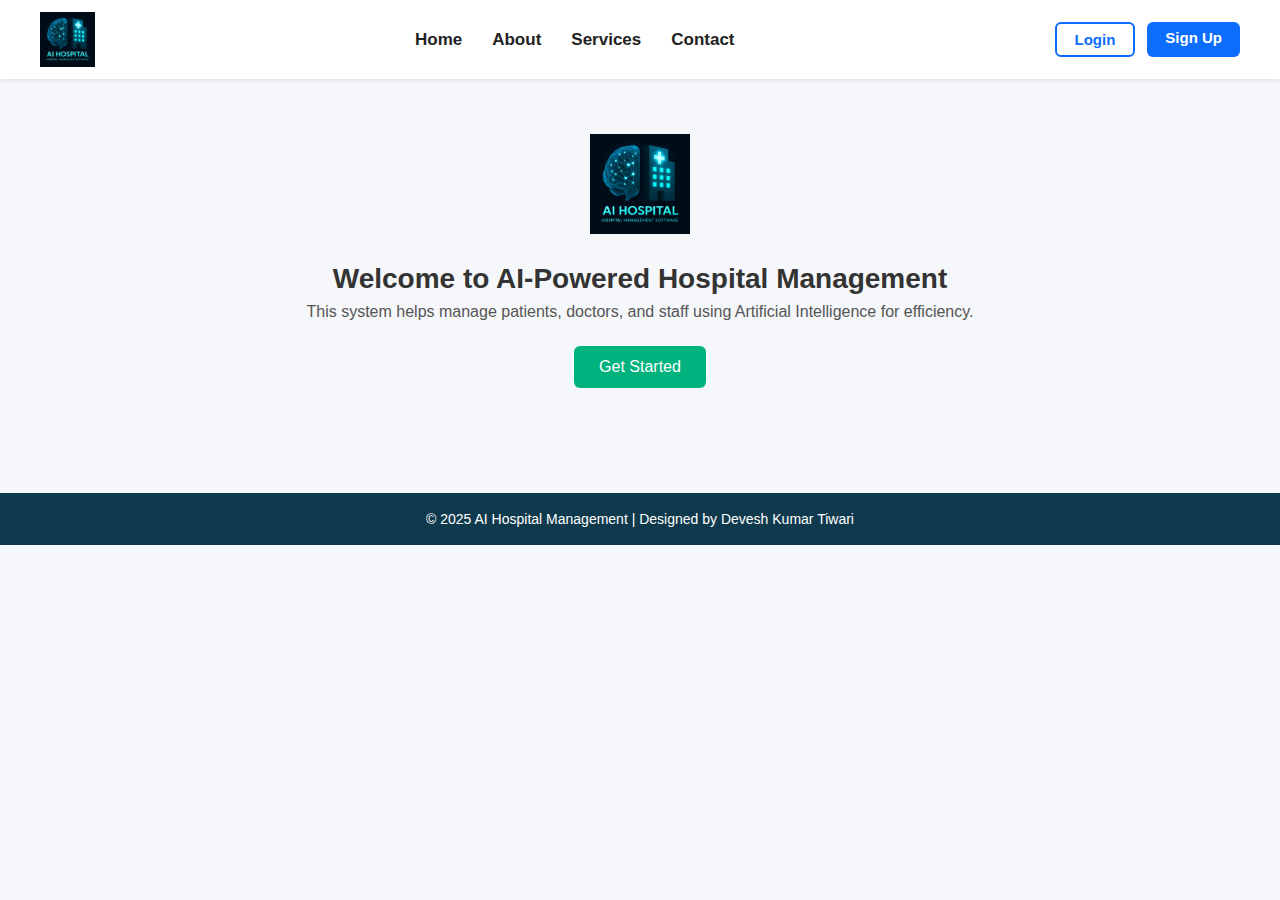
<file: index.html>
<!DOCTYPE html>
<html lang="en">
<head>
    <meta charset="UTF-8">
    <meta name="viewport" content="width=device-width, initial-scale=1.0">
    <title>AI Hospital Management</title>
    <link rel="stylesheet" href="css/styles.css">
</head>

<body>

<header class="header">
    <img src="images/logo.png" class="nav-logo">

    <nav class="nav-links">
        <a href="index.html">Home</a>
        <a href="about.html">About</a>
        <a href="services.html">Services</a>
        <a href="contact.html">Contact</a>
    </nav>

    <div class="nav-right">
        <a href="login.html" class="btn-login">Login</a>
        <a href="signup.html" class="btn-signup">Sign Up</a>
    </div>
</header>

<section class="main-section">
    <img src="images/logo.png" class="main-logo">
    <h2>Welcome to AI-Powered Hospital Management</h2>
    <p class="subtitle">This system helps manage patients, doctors, and staff using Artificial Intelligence for efficiency.</p>
    <button class="btn">Get Started</button>
</section>

<footer class="footer">
© 2025 AI Hospital Management | Designed by Devesh Kumar Tiwari
</footer>

</body>
</html>
</file>
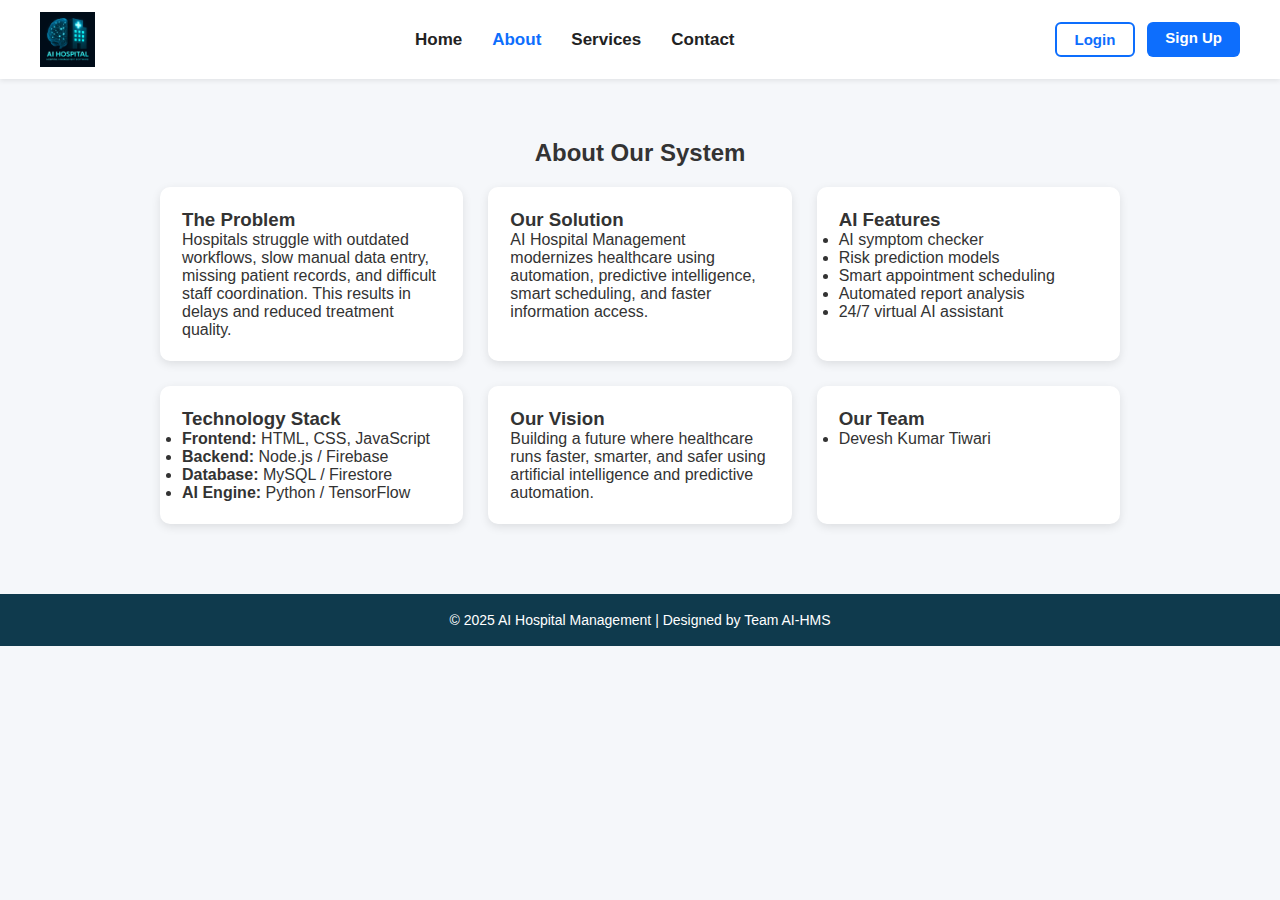
<file: about.html>
<!DOCTYPE html>
<html lang="en">
<head>
    <meta charset="UTF-8">
    <meta name="viewport" content="width=device-width, initial-scale=1.0">
    <title>About | AI Hospital Management</title>
    <link rel="stylesheet" href="css/styles.css">
</head>

<body>

<!-- HEADER -->
<header class="header">
    <img src="images/logo.png" class="nav-logo">

    <nav class="nav-links">
        <a href="index.html">Home</a>
        <a href="about.html" style="color:#0d6efd;">About</a>
        <a href="services.html">Services</a>
        <a href="contact.html">Contact</a>
    </nav>

    <div class="nav-right">
        <a href="login.html" class="btn-login">Login</a>
        <a href="signup.html" class="btn-signup">Sign Up</a>
    </div>
</header>

<!-- ABOUT CONTENT -->
<div class="page-container">
    <h2>About Our System</h2>

    <div class="card-grid">

        <div class="card">
            <h3>The Problem</h3>
            <p>
                Hospitals struggle with outdated workflows, slow manual data entry,
                missing patient records, and difficult staff coordination. This results in
                delays and reduced treatment quality.
            </p>
        </div>

        <div class="card">
            <h3>Our Solution</h3>
            <p>
                AI Hospital Management modernizes healthcare using automation,
                predictive intelligence, smart scheduling, and faster information access.
            </p>
        </div>

        <div class="card">
            <h3>AI Features</h3>
            <ul>
                <li>AI symptom checker</li>
                <li>Risk prediction models</li>
                <li>Smart appointment scheduling</li>
                <li>Automated report analysis</li>
                <li>24/7 virtual AI assistant</li>
            </ul>
        </div>

        <div class="card">
            <h3>Technology Stack</h3>
            <ul>
                <li><strong>Frontend:</strong> HTML, CSS, JavaScript</li>
                <li><strong>Backend:</strong> Node.js / Firebase</li>
                <li><strong>Database:</strong> MySQL / Firestore</li>
                <li><strong>AI Engine:</strong> Python / TensorFlow</li>
            </ul>
        </div>

        <div class="card">
            <h3>Our Vision</h3>
            <p>
                Building a future where healthcare runs faster, smarter, and safer using
                artificial intelligence and predictive automation.
            </p>
        </div>

        <div class="card">
            <h3>Our Team</h3>
            <ul>
                <li>Devesh Kumar Tiwari</li>
            </ul>
        </div>

    </div>
</div>

<!-- FOOTER -->
<footer class="footer">
© 2025 AI Hospital Management | Designed by Team AI-HMS
</footer>

</body>
</html>
</file>
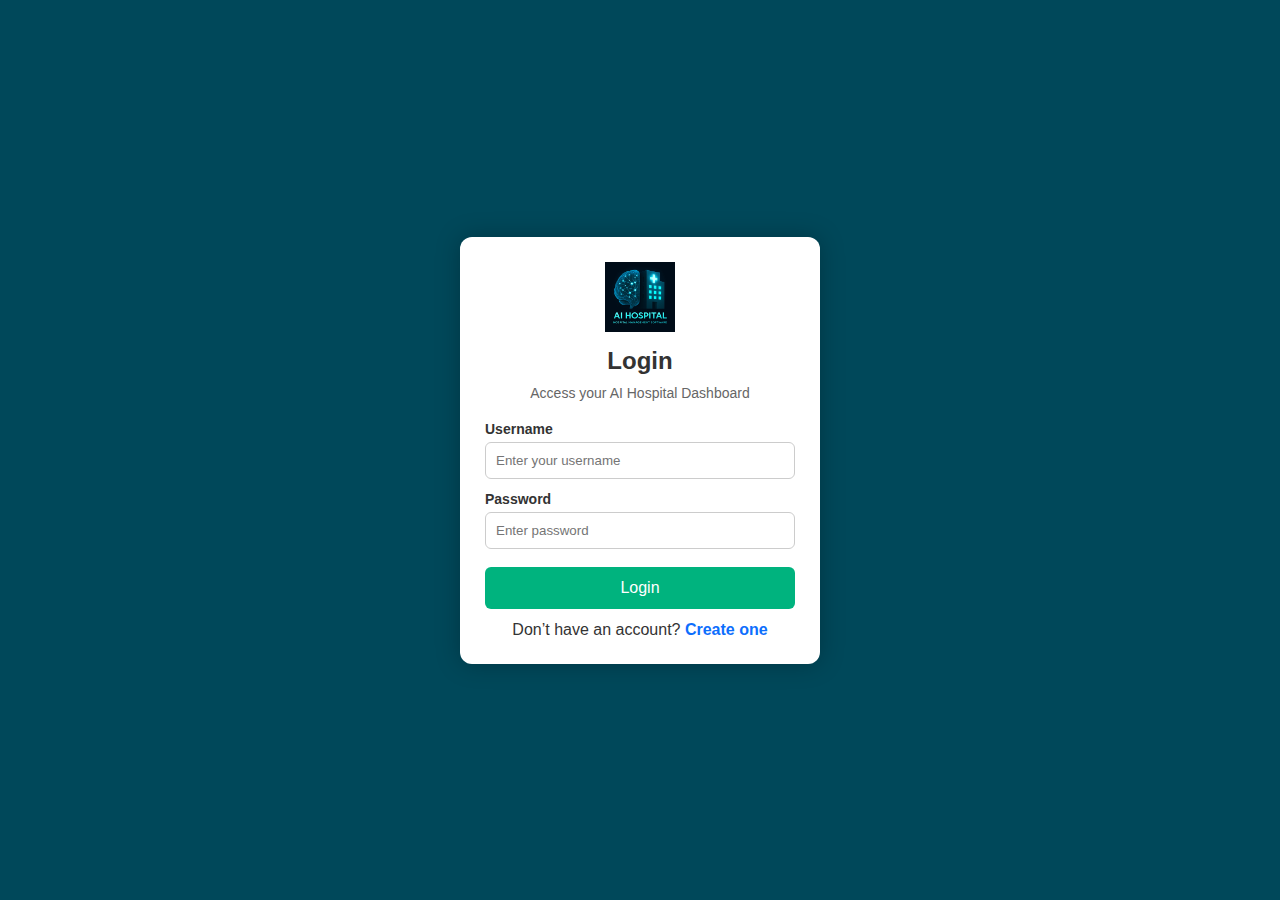
<file: chat.html>
<!DOCTYPE html>
<html lang="en">
<head>
  <meta charset="utf-8" />
  <meta name="viewport" content="width=device-width,initial-scale=1" />
  <title>AI Chatbot | AI Hospital</title>
  <link rel="stylesheet" href="css/dashboard.css">
</head>
<body>
  <div class="chat-app">
    <aside class="chat-sidebar">
      <div class="brand-compact">
        <img src="images/logo.png" alt="Logo" class="brand-logo">
        <div class="brand-text">
          <strong>AI Chat</strong>
          <small class="muted">Clinical assistant</small>
        </div>
      </div>

      <div class="chat-list">
        <button class="chat-item active">New Chat</button>
      </div>

      <div class="sidebar-footer">
        <a href="dashboard.html" class="btn-back">← Back to Dashboard</a>
      </div>
    </aside>

    <main class="chat-main">
      <header class="chat-header">
        <div>
          <h3 id="chatTitle">AI Symptom Assistant</h3>
          <p class="muted">Ask about symptoms, tests, or patient triage.</p>
        </div>
      </header>

      <div id="chatWindow" class="chat-window">
        <!-- messages will appear here -->
      </div>

      <form id="chatForm" class="chat-form">
        <input id="chatInput" autocomplete="off" placeholder="Type your question (example: 'Patient has fever and cough...')" />
        <button type="submit" class="send-btn">Send</button>
      </form>
    </main>
  </div>

  <script src="js/chat.js"></script>
</body>
</html>
</file>
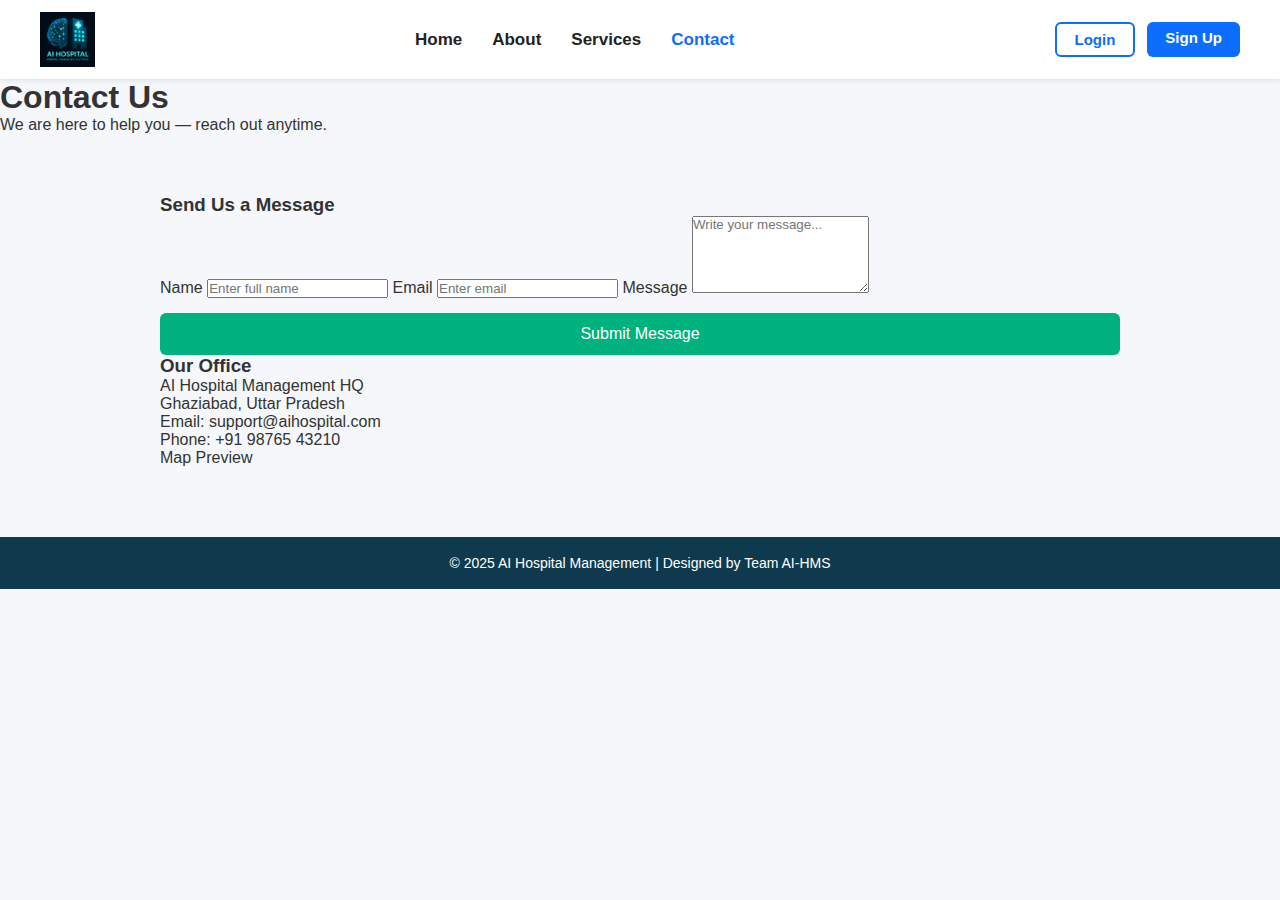
<file: contact.html>
<!DOCTYPE html>
<html lang="en">
<head>
    <meta charset="UTF-8">
    <meta name="viewport" content="width=device-width, initial-scale=1.0">
    <title>Contact | AI Hospital</title>
    <link rel="stylesheet" href="css/styles.css">
</head>

<body>

<header class="header">
    <img src="images/logo.png" class="nav-logo">
    <nav class="nav-links">
        <a href="index.html">Home</a>
        <a href="about.html">About</a>
        <a href="services.html">Services</a>
        <a href="contact.html" style="color:#0d6efd;">Contact</a>
    </nav>
    <div class="nav-right">
        <a href="login.html" class="btn-login">Login</a>
        <a href="signup.html" class="btn-signup">Sign Up</a>
    </div>
</header>

<section class="sub-hero">
    <h1>Contact Us</h1>
    <p>We are here to help you — reach out anytime.</p>
</section>

<div class="page-container">

    <div class="contact-grid">

        <div class="contact-left">
            <h3>Send Us a Message</h3>
            <label>Name</label>
            <input type="text" placeholder="Enter full name">

            <label>Email</label>
            <input type="email" placeholder="Enter email">

            <label>Message</label>
            <textarea rows="5" placeholder="Write your message..."></textarea>

            <button class="auth-btn" style="margin-top:15px;">Submit Message</button>
        </div>

        <div class="contact-right">
            <h3>Our Office</h3>
            <p>AI Hospital Management HQ</p>
            <p>Ghaziabad, Uttar Pradesh</p>
            <p>Email: support@aihospital.com</p>
            <p>Phone: +91 98765 43210</p>

            <div class="map-box">Map Preview</div>
        </div>

    </div>

</div>

<footer class="footer">
© 2025 AI Hospital Management | Designed by Team AI-HMS
</footer>

</body>
</html>
</file>
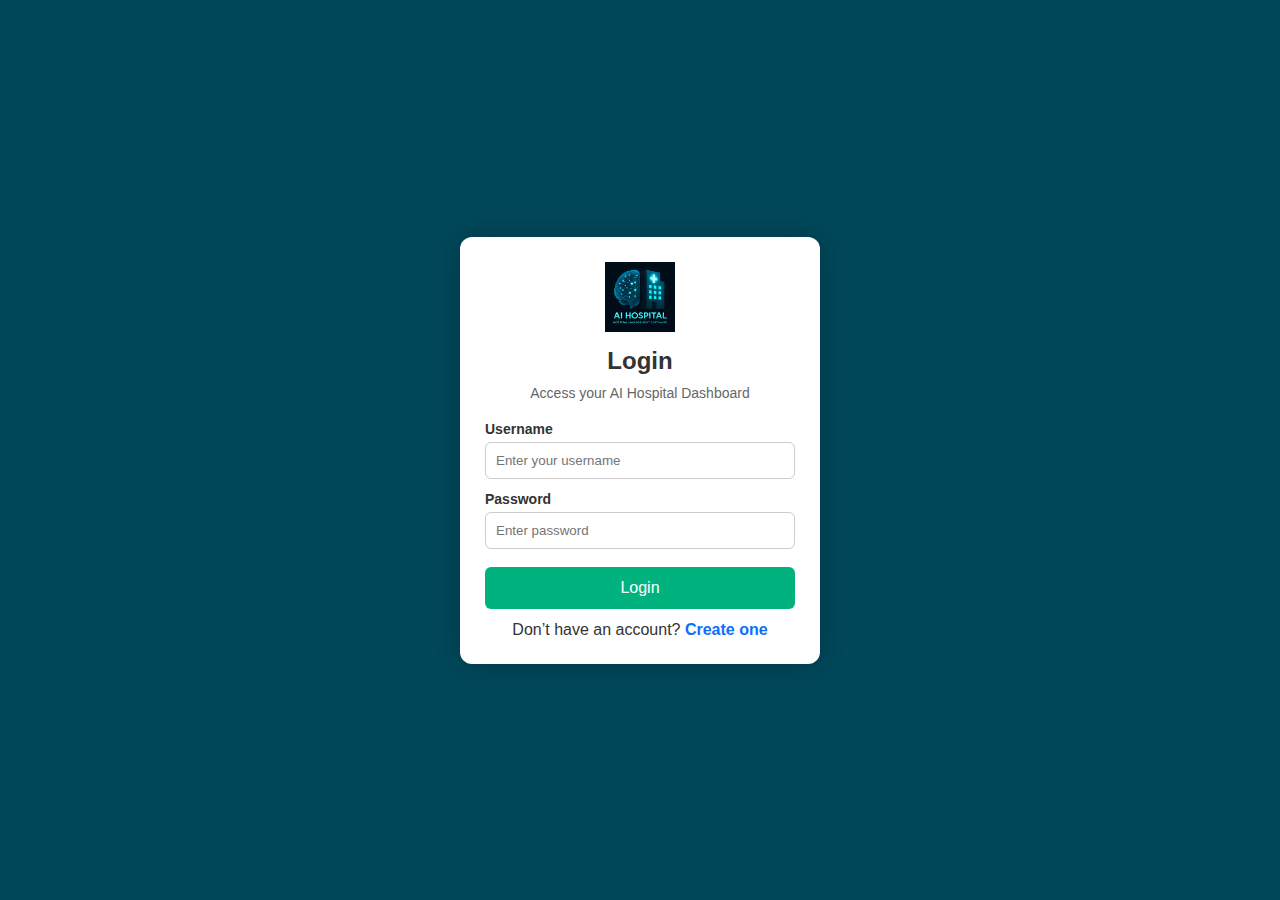
<file: dashboard.html>
<!DOCTYPE html>
<html lang="en">
<head>
  <meta charset="utf-8" />
  <meta name="viewport" content="width=device-width,initial-scale=1" />
  <title>Dashboard | AI Hospital</title>
  <link rel="stylesheet" href="css/dashboard.css">
</head>
<body>
  <div class="app">
    <!-- SIDEBAR -->
    <aside class="sidebar">
      <div class="brand">
        <img src="images/logo.png" alt="Logo" class="brand-logo">
        <h1>AI-HMS</h1>
      </div>

      <nav class="menu">
        <a href="dashboard.html" class="menu-item active">Dashboard</a>
        <a href="#patients" class="menu-item">Patients</a>
        <a href="#doctors" class="menu-item">Doctors</a>
        <a href="#appointments" class="menu-item">Appointments</a>
        <a href="chat.html" class="menu-item">AI Chatbot</a>
        <a href="#profile" class="menu-item">Profile</a>
        <button id="logoutBtn" class="menu-item danger">Logout</button>
      </nav>

      <div class="sidebar-footer">
        <small>Version 1.0</small>
      </div>
    </aside>

    <!-- MAIN -->
    <main class="main">
      <header class="main-header">
        <div>
          <h2 id="welcomeTitle">Welcome</h2>
          <p id="welcomeSubtitle" class="muted">Here's what's happening today</p>
        </div>
        <div class="header-actions">
          <div class="quick-action">
            <button class="primary" id="newAppointmentBtn">+ New Appointment</button>
          </div>
        </div>
      </header>

      <section class="stats-grid">
        <div class="stat-card">
          <div class="stat-title">Total Patients</div>
          <div class="stat-value" id="totalPatients">—</div>
        </div>

        <div class="stat-card">
          <div class="stat-title">Total Doctors</div>
          <div class="stat-value" id="totalDoctors">—</div>
        </div>

        <div class="stat-card">
          <div class="stat-title">Today's Appointments</div>
          <div class="stat-value" id="todayAppointments">—</div>
        </div>

        <div class="stat-card">
          <div class="stat-title">Active Alerts</div>
          <div class="stat-value" id="activeAlerts">—</div>
        </div>
      </section>

      <section class="panel">
        <h3>Upcoming Appointments</h3>
        <table class="table" id="apptTable">
          <thead>
            <tr><th>Time</th><th>Patient</th><th>Doctor</th><th>Status</th></tr>
          </thead>
          <tbody>
            <!-- filled by js -->
          </tbody>
        </table>
      </section>

      <section class="panel lower">
        <div class="left">
          <h3>AI Quick Actions</h3>
          <div class="actions">
            <button class="action" data-action="symptom-check">Symptom Checker</button>
            <button class="action" data-action="predict-risk">Predict Risk</button>
            <button class="action" data-action="generate-report">Analyze Reports</button>
          </div>
        </div>

        <div class="right">
          <h3>Recent Activity</h3>
          <ul id="activityList" class="activity-list">
            <!-- filled by js -->
          </ul>
        </div>
      </section>

      <footer class="main-footer">
        © 2025 AI Hospital Management
      </footer>
    </main>
  </div>
<!-- APPOINTMENT FORM MODAL -->
<div id="apptModal" class="modal">
  <div class="modal-content">

    <h2>New Appointment</h2>

    <label>Patient Name</label>
    <input type="text" id="apptName">

    <label>Age</label>
    <input type="number" id="apptAge">

    <label>Gender</label>
    <select id="apptGender">
      <option>Male</option>
      <option>Female</option>
      <option>Other</option>
    </select>

    <label>Symptoms</label>
    <textarea id="apptSymptoms"></textarea>

    <label>Doctor</label>
    <select id="apptDoctor">
      <option>Dr. Sharma</option>
      <option>Dr. Mehra</option>
      <option>Dr. Kumar</option>
    </select>

    <label>Date</label>
    <input type="date" id="apptDate">

    <label>Time</label>
    <input type="time" id="apptTime">

    <div class="modal-actions">
      <button id="saveAppt" class="primary">Save</button>
      <button id="cancelAppt" class="danger">Cancel</button>
    </div>

  </div>
</div>

  <script src="js/dashboard.js"></script>
</body>
</html>
</file>
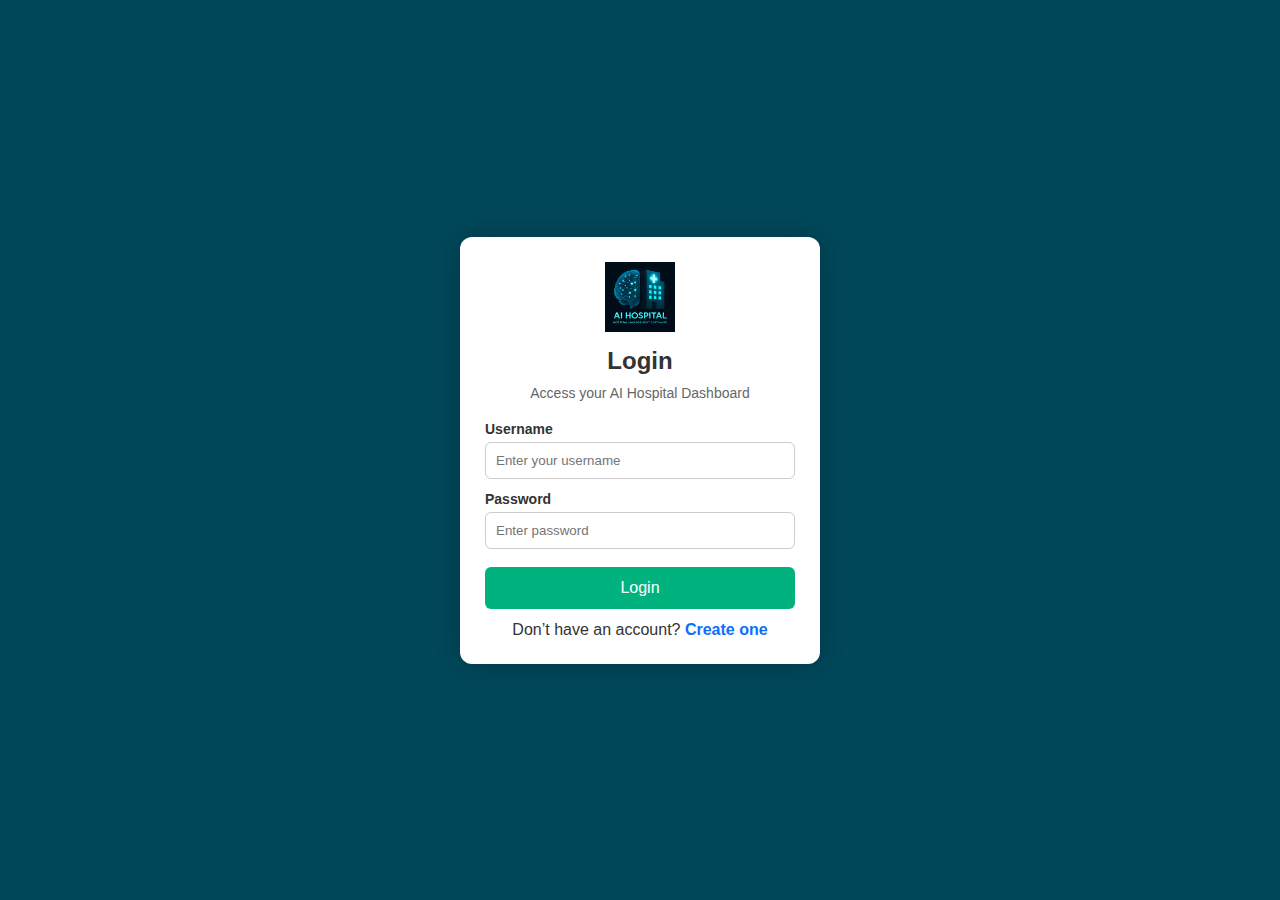
<file: login.html>
<!DOCTYPE html>
<html lang="en">
<head>
    <meta charset="UTF-8">
    <meta name="viewport" content="width=device-width, initial-scale=1.0">
    <title>Login | AI Hospital</title>
    <link rel="stylesheet" href="css/styles.css">
</head>

<body class="auth-body">

<div class="auth-container">
    <img src="images/logo.png" class="auth-logo">

    <h2>Login</h2>
    <p class="auth-subtitle">Access your AI Hospital Dashboard</p>

    <label>Username</label>
    <input type="text" id="loginUsername" placeholder="Enter your username">

    <label>Password</label>
    <input type="password" id="loginPassword" placeholder="Enter password">

    <button class="auth-btn" id="loginBtn">Login</button>

    <p class="switch-text">Don’t have an account? <a href="signup.html">Create one</a></p>
</div>

<script src="js/login.js"></script>
</body>
</html>
</file>
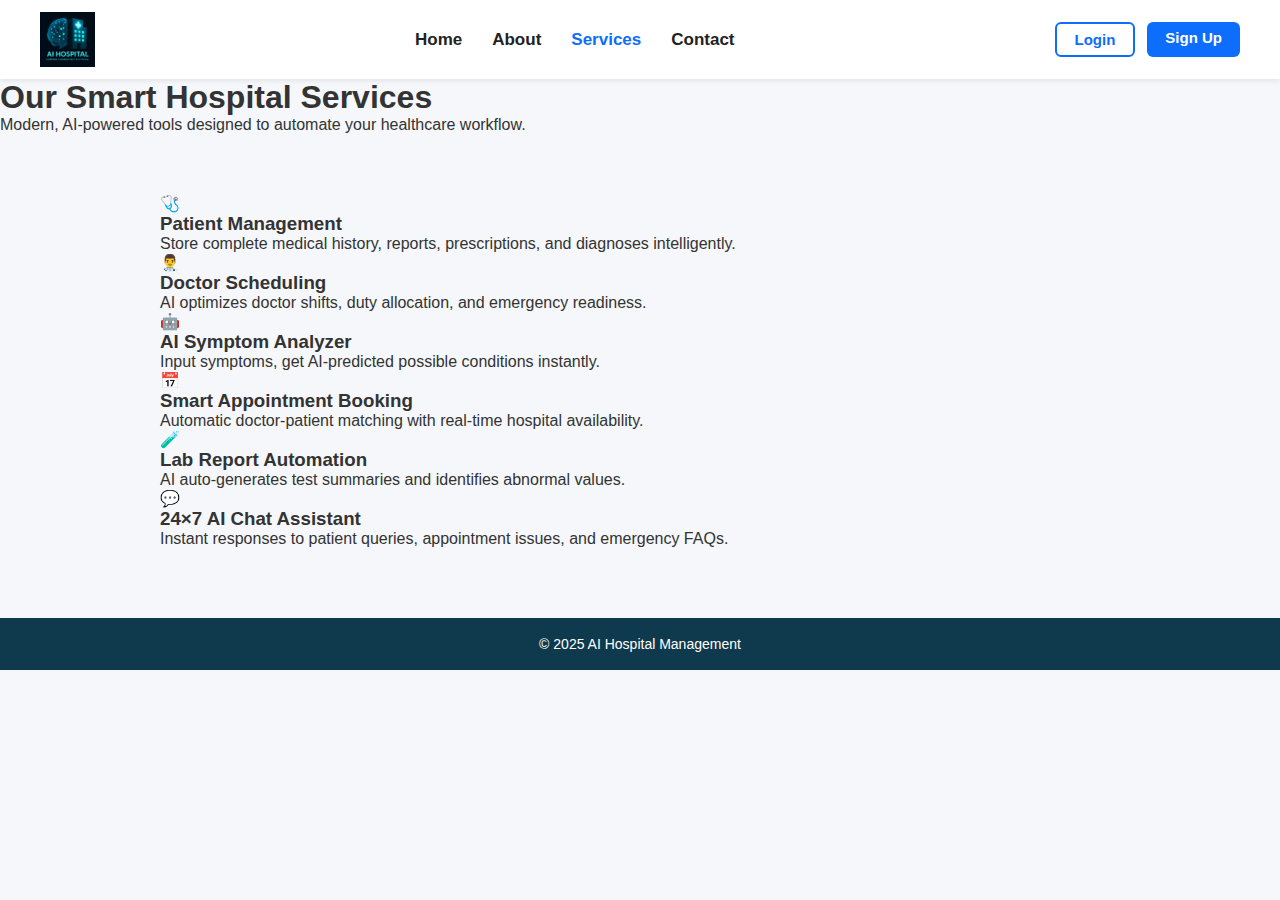
<file: services.html>
<!DOCTYPE html>
<html lang="en">
<head>
    <meta charset="UTF-8">
    <meta name="viewport" content="width=device-width, initial-scale=1.0">
    <title>Services | AI Hospital</title>
    <link rel="stylesheet" href="css/styles.css">
</head>

<body>

<header class="header">
    <img src="images/logo.png" class="nav-logo">
    <nav class="nav-links">
        <a href="index.html">Home</a>
        <a href="about.html">About</a>
        <a href="services.html" style="color:#0d6efd;">Services</a>
        <a href="contact.html">Contact</a>
    </nav>
    <div class="nav-right">
        <a href="login.html" class="btn-login">Login</a>
        <a href="signup.html" class="btn-signup">Sign Up</a>
    </div>
</header>

<section class="sub-hero">
    <h1>Our Smart Hospital Services</h1>
    <p>Modern, AI-powered tools designed to automate your healthcare workflow.</p>
</section>

<div class="page-container">

    <div class="service-list">

        <div class="service-item">
            <div class="icon-circle">🩺</div>
            <h3>Patient Management</h3>
            <p>Store complete medical history, reports, prescriptions, and diagnoses intelligently.</p>
        </div>

        <div class="service-item">
            <div class="icon-circle">👨‍⚕️</div>
            <h3>Doctor Scheduling</h3>
            <p>AI optimizes doctor shifts, duty allocation, and emergency readiness.</p>
        </div>

        <div class="service-item">
            <div class="icon-circle">🤖</div>
            <h3>AI Symptom Analyzer</h3>
            <p>Input symptoms, get AI-predicted possible conditions instantly.</p>
        </div>

        <div class="service-item">
            <div class="icon-circle">📅</div>
            <h3>Smart Appointment Booking</h3>
            <p>Automatic doctor-patient matching with real-time hospital availability.</p>
        </div>

        <div class="service-item">
            <div class="icon-circle">🧪</div>
            <h3>Lab Report Automation</h3>
            <p>AI auto-generates test summaries and identifies abnormal values.</p>
        </div>

        <div class="service-item">
            <div class="icon-circle">💬</div>
            <h3>24×7 AI Chat Assistant</h3>
            <p>Instant responses to patient queries, appointment issues, and emergency FAQs.</p>
        </div>

    </div>

</div>

<footer class="footer">
© 2025 AI Hospital Management
</footer>

</body>
</html>
</file>
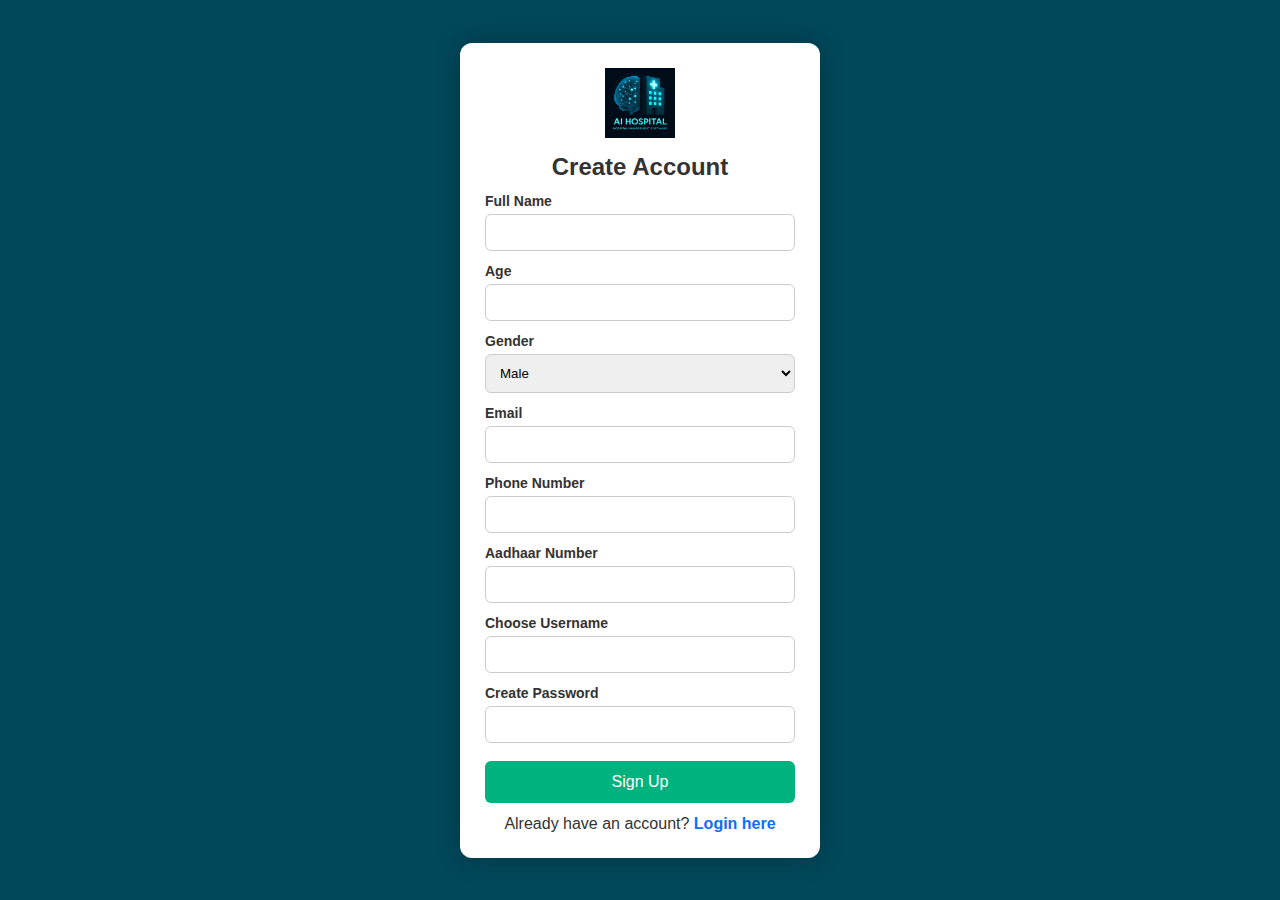
<file: signup.html>
<!DOCTYPE html>
<html lang="en">
<head>
    <meta charset="UTF-8">
    <meta name="viewport" content="width=device-width, initial-scale=1.0">
    <title>Sign Up | AI Hospital</title>
    <link rel="stylesheet" href="css/styles.css">
</head>

<body class="auth-body">

<div class="auth-container">

    <img src="images/logo.png" class="auth-logo">
    <h2>Create Account</h2>

    <label>Full Name</label>
    <input type="text" id="name">

    <label>Age</label>
    <input type="number" id="age">

    <label>Gender</label>
    <select id="gender">
        <option value="Male">Male</option>
        <option value="Female">Female</option>
        <option value="Other">Other</option>
    </select>

    <label>Email</label>
    <input type="email" id="email">

    <label>Phone Number</label>
    <input type="text" id="phone">

    <label>Aadhaar Number</label>
    <input type="text" id="aadhaar">

    <label>Choose Username</label>
    <input type="text" id="username">

    <label>Create Password</label>
    <input type="password" id="password">

    <button class="auth-btn" id="signupBtn">Sign Up</button>

    <p class="switch-text">Already have an account? <a href="login.html">Login here</a></p>
</div>

<script src="js/signup.js"></script>
</body>
</html>
</file>
<file: css/styles.css>
/* ----------------------------- */
/* GLOBAL SETTINGS */
/* ----------------------------- */

* {
    margin: 0;
    padding: 0;
    box-sizing: border-box;
    font-family: Arial, sans-serif;
}

body {
    background: #f5f7fa;
    color: #333;
}

/* ----------------------------- */
/* HEADER / NAVBAR */
/* ----------------------------- */

.header {
    width: 100%;
    background: #ffffff;
    padding: 12px 40px;
    display: flex;
    justify-content: space-between;
    align-items: center;
    box-shadow: 0 2px 5px rgba(0,0,0,0.08);
}

.nav-logo {
    height: 55px;  /* small clean logo */
}

.nav-links {
    display: flex;
    gap: 30px;
}

.nav-links a {
    text-decoration: none;
    color: #222;
    font-size: 17px;
    font-weight: 600;
}

.nav-links a:hover {
    color: #0d6efd;
}

.nav-right {
    display: flex;
    gap: 12px;
}

.btn-login,
.btn-signup {
    padding: 7px 18px;
    border-radius: 6px;
    text-decoration: none;
    font-weight: 600;
    font-size: 15px;
}

.btn-login {
    border: 2px solid #0d6efd;
    color: #0d6efd;
}

.btn-login:hover {
    background: #0d6efd;
    color: white;
}

.btn-signup {
    background: #0d6efd;
    color: white;
}

.btn-signup:hover {
    background: #084dbf;
}

/* ----------------------------- */
/* INDEX PAGE HERO SECTION */
/* ----------------------------- */

.main-section {
    text-align: center;
    padding: 55px 20px;
}

.main-logo {
    width: 100px;  /* small centered logo */
    margin-bottom: 15px;
}

.main-section h2 {
    font-size: 28px;
    margin-top: 10px;
}

.subtitle {
    color: #555;
    font-size: 16px;
    margin-top: 8px;
}

.btn {
    background: #00b37e;
    color: white;
    padding: 12px 25px;
    border: none;
    border-radius: 6px;
    font-size: 16px;
    margin-top: 25px;
    cursor: pointer;
}

.btn:hover {
    background: #009868;
}

/* ----------------------------- */
/* FOOTER */
/* ----------------------------- */

.footer {
    width: 100%;
    background: #0f3a4d;
    color: white;
    text-align: center;
    padding: 18px 0;
    margin-top: 50px;
    font-size: 14px;
}

/* ----------------------------- */
/* AUTH PAGES (LOGIN + SIGNUP) */
/* ----------------------------- */

.auth-body {
    background: #00485a; /* same dark teal as screenshot */
    height: 100vh;
    display: flex;
    justify-content: center;
    align-items: center;
}

.auth-container {
    width: 360px;
    background: white;
    padding: 25px;
    border-radius: 12px;
    box-shadow: 0px 0px 25px rgba(0,0,0,0.25);
}

.auth-logo {
    width: 70px;
    display: block;
    margin: 0 auto 15px;
}

.auth-container h2 {
    text-align: center;
    margin-bottom: 10px;
}

.auth-subtitle {
    text-align: center;
    color: #666;
    font-size: 14px;
    margin-bottom: 20px;
}

.auth-container label {
    font-weight: 600;
    font-size: 14px;
    margin-top: 12px;
    display: block;
}

.auth-container input,
.auth-container select {
    width: 100%;
    padding: 10px;
    border: 1px solid #ccc;
    border-radius: 6px;
    margin-top: 5px;
}

.auth-btn {
    width: 100%;
    background: #00b37e;
    padding: 12px;
    color: white;
    border: none;
    border-radius: 6px;
    font-size: 16px;
    margin-top: 18px;
    cursor: pointer;
}

.auth-btn:hover {
    background: #009868;
}

.switch-text {
    text-align: center;
    margin-top: 12px;
}

.switch-text a {
    color: #0d6efd;
    text-decoration: none;
    font-weight: 600;
}

/* ----------------------------- */
/* ABOUT / SERVICES / CONTACT */
/* (Simple clean layout standards) */
/* ----------------------------- */

.page-container {
    max-width: 1000px;
    margin: 40px auto;
    padding: 20px;
}

.page-container h2 {
    text-align: center;
    margin-bottom: 20px;
}

.card-grid {
    display: grid;
    grid-template-columns: repeat(auto-fit, minmax(280px, 1fr));
    gap: 25px;
}

.card {
    background: white;
    padding: 22px;
    border-radius: 10px;
    box-shadow: 0 3px 10px rgba(0,0,0,0.1);
}
</file>
<file: css/dashboard.css>
/* Dashboard + Chat styling (place in css/dashboard.css) */

/* Layout wrapper */
* { box-sizing: border-box; }
body { margin:0; font-family: Arial, Helvetica, sans-serif; background:#f5f7f9; color:#1c2b2f; }

/* App layout */
.app { display:flex; min-height:100vh; }
.sidebar {
  width:240px; background:#072b34; color:#fff; display:flex; flex-direction:column; justify-content:space-between;
  padding:18px 14px;
}
.brand { display:flex; align-items:center; gap:10px; margin-bottom:8px; }
.brand-logo { width:40px; height:auto; border-radius:6px; }
.brand h1 { font-size:18px; margin:0; }
.menu { display:flex; flex-direction:column; gap:6px; margin-top:12px; }
.menu-item {
  color:#cfeff4; text-decoration:none; padding:10px 12px; border-radius:8px; display:block; text-align:left; border:none; background:transparent; cursor:pointer;
}
.menu-item:hover { background: rgba(255,255,255,0.04); }
.menu-item.active { background: rgba(255,255,255,0.06); color:#fff; font-weight:700; }
.menu .danger { color:#ffdede; background: rgba(255,0,0,0.06); border:0; text-align:left; }

/* Sidebar footer */
.sidebar-footer { font-size:12px; color:rgba(255,255,255,0.55); text-align:center; }

/* Main */
.main { flex:1; padding:18px 24px; display:flex; flex-direction:column; }
.main-header { display:flex; justify-content:space-between; align-items:center; margin-bottom:20px; }
.main-header h2 { margin:0; }
.muted { color:#5d6e72; font-size:14px; margin:0; }

/* Stats grid */
.stats-grid { display:grid; grid-template-columns: repeat(4,1fr); gap:14px; margin-bottom:18px; }
.stat-card { background:white; padding:16px; border-radius:8px; box-shadow: 0 6px 18px rgba(9,36,40,0.06); }
.stat-title { font-size:13px; color:#6c7b7d; }
.stat-value { font-size:22px; font-weight:800; margin-top:6px; color:#0f5566; }

/* Panels */
.panel { background:white; border-radius:10px; padding:16px; box-shadow:0 6px 18px rgba(9,36,40,0.06); margin-bottom:16px; }
.table { width:100%; border-collapse: collapse; }
.table th, .table td { padding:10px 8px; text-align:left; border-bottom:1px solid #eef3f4; }
.table thead th { color:#556a6d; font-weight:700; }

/* Actions */
.actions { display:flex; gap:8px; flex-wrap:wrap; }
.action { padding:10px 12px; border-radius:8px; background:#eaf7f3; border:1px solid #d0efe6; cursor:pointer; font-weight:700; color:#0f6b56; }

/* Recent activity list */
.activity-list { list-style:none; padding-left:0; margin:0; display:flex; flex-direction:column; gap:8px; }
.activity-list li { background:#fcfeff; padding:10px; border-radius:8px; border:1px solid #eef7f6; }

/* Footer */
.main-footer { text-align:center; color:#7a8a8d; margin-top:auto; padding:12px 0; }

/* Small screens */
@media (max-width: 980px) {
  .stats-grid { grid-template-columns: repeat(2,1fr); }
  .sidebar { display:none; }
}

/* -------- CHAT styles (re-uses dashboard.css) -------- */
.chat-app { display:flex; min-height:100vh; }
.chat-sidebar { width:220px; background:#072b34; color:#fff; padding:18px; display:flex; flex-direction:column; gap:12px; }
.brand-compact { display:flex; gap:10px; align-items:center; }
.chat-list { margin-top:8px; display:flex; flex-direction:column; gap:8px; }
.chat-item { padding:10px; background:rgba(255,255,255,0.02); color:#d6f6f8; border-radius:8px; border:none; text-align:left; cursor:pointer; }
.chat-main { flex:1; display:flex; flex-direction:column; background:#f7fbfb; }
.chat-header { padding:18px; border-bottom:1px solid #e7f0f0; display:flex; align-items:center; justify-content:space-between; gap:12px; }
.chat-window { padding:16px; flex:1; overflow:auto; display:flex; flex-direction:column; gap:12px; background: linear-gradient(180deg,#f8fbfb,#ffffff); }
.message { max-width:78%; padding:12px 14px; border-radius:12px; box-shadow:0 6px 18px rgba(9,36,40,0.04); }
.msg-user { margin-left:auto; background:#dff8ee; color:#083a2c; border-bottom-right-radius:2px; }
.msg-ai { margin-right:auto; background:white; color:#122b2e; border-bottom-left-radius:2px; }
.chat-form { display:flex; gap:8px; padding:12px; border-top:1px solid #e7f0f0; background:#fff; }
.chat-form input { flex:1; padding:12px; border-radius:10px; border:1px solid #dcefe9; }
.send-btn { padding:10px 14px; background:#0f6b57; color:#fff; border:0; border-radius:10px; cursor:pointer; }

/* typing placeholder */
.typing { font-style:italic; opacity:0.9; }

/* small back button */
.btn-back { text-decoration:none; color:#d6f6f8; background:transparent; display:inline-block; padding:8px; border-radius:6px; }

/* MODAL BACKDROP */
.modal {
  display: none;
  position: fixed;
  z-index: 2000;
  left: 0; top: 0;
  width: 100%; height: 100%;
  background: rgba(0,0,0,0.45);
  justify-content: center;
  align-items: center;
}

/* MODAL CARD */
.modal-content {
  background: white;
  width: 420px;
  padding: 25px;
  border-radius: 12px;
  box-shadow: 0 10px 30px rgba(0,0,0,0.25);
  display: flex;
  flex-direction: column;
  gap: 12px;
}

.modal-content h2 {
  margin-top: 0;
  text-align: center;
}

.modal-content input,
.modal-content select,
.modal-content textarea {
  width: 100%;
  padding: 10px;
  border: 1px solid #d0d0d0;
  border-radius: 6px;
  font-size: 14px;
}

.modal-content textarea {
  min-height: 60px;
}

.modal-actions {
  display: flex;
  justify-content: space-between;
  margin-top: 10px;
}

.modal-actions .primary {
  background: #00b37e;
  color: white;
  padding: 10px 18px;
  border: none;
  border-radius: 6px;
}

.modal-actions .danger {
  background: #d9534f;
  color: white;
  padding: 10px 18px;
  border: none;
  border-radius: 6px;
}

.modal-actions .primary:hover { background: #009b6c; }
.modal-actions .danger:hover { background: #c9302c; }
</file>
